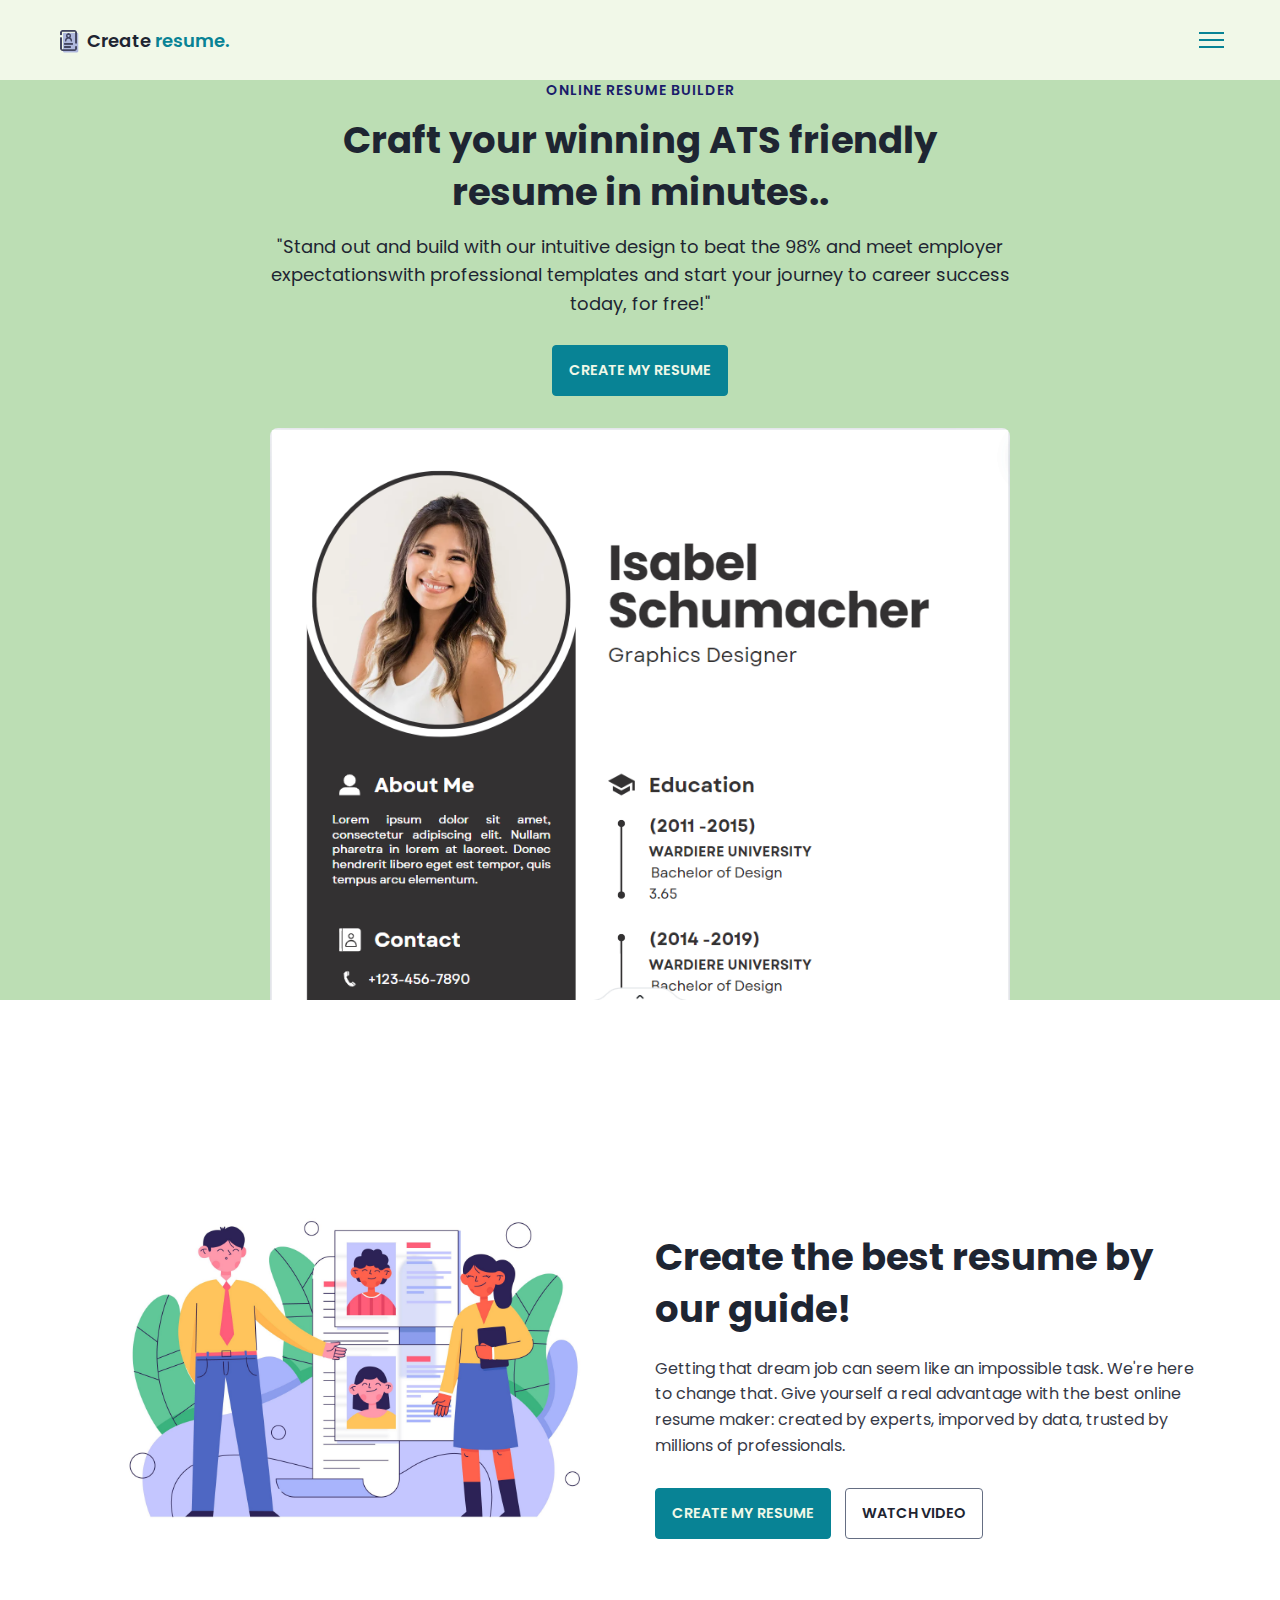
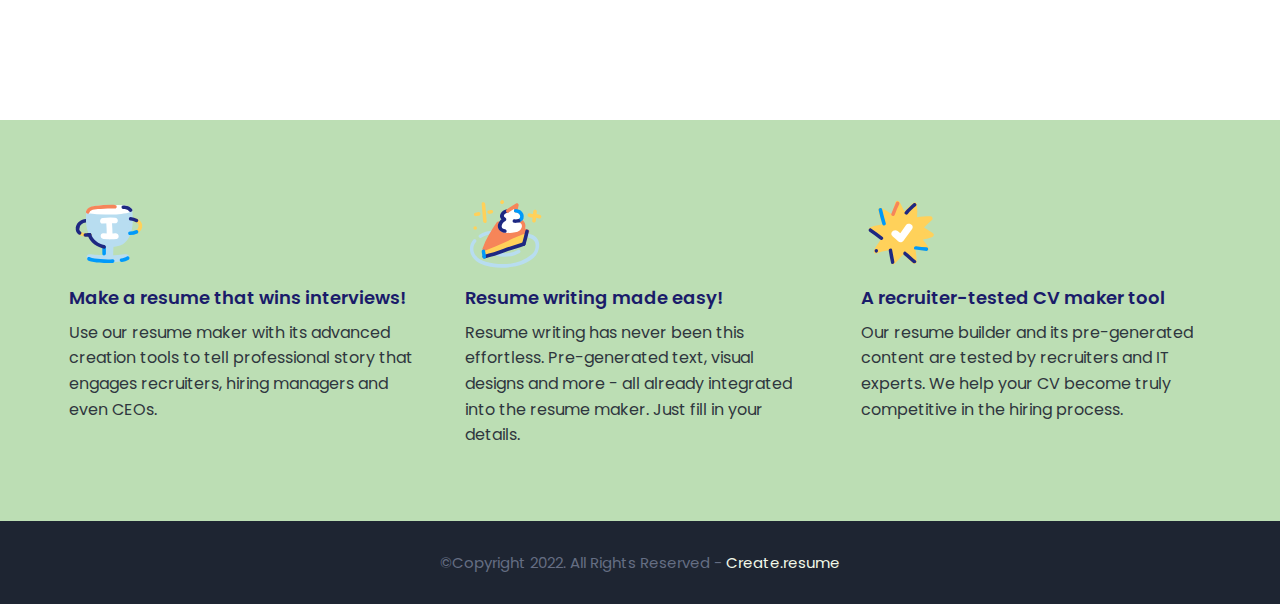
<file: index.html>
<!DOCTYPE html>
<html>
    <head>
        <meta charset="utf-8">
        <meta http-equiv="X-UA-Compatible" content="IE=edge">
        <title>Home Page</title>
        <meta name="description" content="">
        <meta name="viewport" content="width=device-width, initial-scale=1">
        <link rel="stylesheet" href="main.css">
    </head>
    <body>

        <nav class = "navbar bg-white">
            <div class="container">
                <div class = "navbar-content">
                    <div class = "brand-and-toggler">
                        <a href = "index.html" class = "navbar-brand">
                            <img src = "curriculum-vitae.png" alt = "" class = "navbar-brand-icon">
                            <span class = "navbar-brand-text">Create <span>resume.</span>
                        </a>
                        <button type = "button" class = "navbar-toggler-btn">
                            <div class = "bars">
                                <div class = "bar"></div>
                                <div class = "bar"></div>
                                <div class = "bar"></div>
                            </div>
                        </button>
                    </div>
                </div>
            </div>
        </nav>

        <header class = "header bg-bright" id = "header">
            <div class = "container">
                <div class = "header-content text-center">
                    <h6 class = "text-uppercase text-blue-dark fs-14 fw-6 ls-1">online resume builder</h6>
                    <h1 class = "lg-title">Craft your winning ATS friendly resume in minutes..</h1>
                    <p class = "text-dark fs-18">"Stand out and build with our intuitive design to beat the 98% and meet employer expectationswith professional templates and start your journey to career success today, for free!"</p>
                    <a href = "resume.html" class = "btn btn-primary text-uppercase">create my resume</a>
                    <img src = "minimalist-cv.png">
                </div>
            </div>
        </header>

        <div class="section-one">
            <div class="container">
                <div class = "section-one-content">
                    <div class="section-one-l">
                        <img src = "4163666.jpg">
                    </div>
                    <div class = "section-one-r text-center">
                        <h2 class = "lg-title">Create the best resume by our guide!</h2>
                        <p class = "text">Getting that dream job can seem like an impossible task. We're here to change that. Give yourself a real advantage with the best online resume maker: created by experts, imporved by data, trusted by millions of professionals.</p>
                        <div class = "btn-group">
                            <a href = "resume.html" class = "btn btn-primary text-uppercase">create my resume</a>
                            <a href = "#" class = "btn btn-secondary text-uppercase">watch video</a>
                        </div>
                    </div>
                </div>
            </div>
        </div>

        <div class = "section-two bg-bright">
            <div class="container">
                <div class="section-two-content">
                    <div class = "section-items">
                        <div class = "section-item">
                            <div class = "section-item-icon">
                                <img src = "feature-1-edf4481d69166ac81917d1e40e6597c8d61aa970ad44367ce78049bf830fbda5.svg" alt = "">
                            </div>
                            <h5 class = "section-item-title">Make a resume that wins interviews!</h5>
                            <p class = "text">Use our resume maker with its advanced creation tools to tell professional story that engages recruiters, hiring managers and even CEOs.</p>
                        </div>

                        <div class = "section-item">
                            <div class = "section-item-icon">
                                <img src = "feature-2-a7a471bd973c02a55d1b3f8aff578cd3c9a4c5ac4fc74423d94ecc04aef3492b.svg" alt = "">
                            </div>
                            <h5 class = "section-item-title">Resume writing made easy!</h5>
                            <p class = "text">Resume writing has never been this effortless. Pre-generated text, visual designs and more - all already integrated into the resume maker. Just fill in your details.</p>
                        </div>

                        <div class = "section-item">
                            <div class = "section-item-icon">
                                <img src = "feature-3-4e87a82f83e260488c36f8105e26f439fdc3ee5009372bb5e12d9421f32eabdd.svg" alt = "">
                            </div>
                            <h5 class = "section-item-title">A recruiter-tested CV maker tool</h5>
                            <p class = "text">Our resume builder and its pre-generated content are tested by recruiters and IT experts. We help your CV become truly competitive in the hiring process.</p>
                        </div>
                    </div>
                </div>
            </div>
        </div>

        <footer class = "footer bg-dark">
            <div class="container">
                <div class = "footer-content text-center">
                    <p class="fs-15">&copy;Copyright 2022. All Rights Reserved - <span>Create.resume</span></p>
                </div>
            </div>
        </footer>
        
    </body>
</html>
</file>
<file: main.css>
@import url('https://fonts.googleapis.com/css2?family=Manrope:wght@200;300;400;500;600;700;800&family=Poppins:ital,wght@0,100;0,200;0,300;0,400;0,500;0,600;0,700;0,800;0,900;1,100;1,200;1,300;1,400;1,500;1,600;1,700;1,800;1,900&display=swap');

:root{
    --clr-blue: #088395;
    --clr-blue-mid: #1170CD;
    --clr-blue-dark: #1A1C6A;
    --clr-white: #F1F8E8;
    --clr-bright: #bcdeb4;
    --clr-dark: #1e2532;
    --clr-black: #000;
    --clr-grey: #656e83;
    --clr-green: #084C41;
    --font-poppins: 'Poppins', sans-serif;
    --font-manrope: 'Manrope', sans-serif;;
    --transition: all 300ms ease-in-out;
}

*{
    padding: 0;
    margin: 0;
    box-sizing: border-box;
}

html{
    font-size: 10px;
}

body{
    font-size: 1.6rem;
    font-family: var(--font-poppins);
}

button{
    border: none;
    background-color: transparent;
    outline: 0;
    cursor: pointer;
    font-family: inherit;
}

img{
    width: 100%;
    display: block;
}

a{
    text-decoration: none;
}

/* fonts */
.font-poppins{font-family: var(--font-poppins);}
.font-manrope{font-family: var(--font-manrope);}

/* text colors */
.text-blue{color: var(--clr-blue);}
.text-blue-mid{color: var(--clr-blue-mid);}
.text-blue-dark{color: var(--clr-blue-dark);}
.text-bright{color: var(--clr-bright);}
.text-dark{color: var(--clr-dark);}
.text-grey{color: var(--clr-grey);}
.text-white{color: var(--clr-white);}

/* backgrounds */
.bg-blue{background-color: var(--clr-blue);}
.bg-blue-mid{background-color: var(--clr-blue-mid);}
.bg-blue-dark{background-color: var(--clr-blue-dark);}
.bg-bright{background-color: var(--clr-bright);}
.bg-dark{background-color: var(--clr-dark);}
.bg-grey{background-color: var(--clr-grey);}
.bg-white{background-color: var(--clr-white);}
.bg-black{background-color: var(--clr-black);}
.bg-green{background-color: var(--clr-green);}

.text-center{ text-align: center;}
.text-left{text-align: left;}
.text-right{text-align: right;}
.text-uppercase{text-transform: uppercase;}
.text-lowercase{text-transform: lowercase;}
.text-capitalize{text-transform: capitalize;}
.text{
    color: var(--clr-dark);
    opacity: 0.9;
    margin: 2rem 0;
    line-height: 1.6;
}

.fw-2{font-weight: 200;}
.fw-3{font-weight: 300;}
.fw-4{font-weight: 400;}
.fw-5{font-weight: 500;}
.fw-6{font-weight: 600;}
.fw-7{font-weight: 700;}
.fw-8{font-weight: 800;}

.fs-13{font-size: 13px;}
.fs-14{font-size: 14px;}
.fs-15{font-size: 15px;}
.fs-16{font-size: 16px;}
.fs-17{font-size: 17px;}
.fs-18{font-size: 18px;}
.fs-19{font-size: 19px;}
.fs-20{font-size: 20px;}
.fs-21{font-size: 21px;}
.fs-22{font-size: 22px;}
.fs-23{font-size: 23px;}
.fs-24{font-size: 24px;}
.fs-25{font-size: 25px;}

.ls-1{letter-spacing: 1px;}
.ls-2{letter-spacing: 2px;}

.container{
    max-width: 1200px;
    margin: 0 auto;
    padding: 0 1.6rem;
}

/* bars button */
.bars{
    display: flex;
    flex-direction: column;
    justify-content: space-between;
    height: 16.5px;
    width: 25px;
}
.bars .bar{
    width: 100%;
    height: 2px;
    background-color: var(--clr-blue);
    transition: var(--transition);
}

.bars:hover .bar{
    background-color: var(--clr-dark);
}

/* buttons */
.btn{
    font-size: 14.5px;
    font-weight: 600;
    padding: 1.4rem 1.6rem;
    border-radius: 4px;
    display: inline-block;
}

.btn-primary{
    background-color: var(--clr-blue);
    color: var(--clr-white);
    border: 1px solid var(--clr-blue);
    transition: var(--transition);
}

.btn-primary:hover{
    background-color: transparent;
    color: var(--clr-dark);
    border-color: var(--clr-grey);
}

.btn-secondary{
    background-color: transparent;
    color: var(--clr-dark);
    border: 1px solid var(--clr-grey);
    transition: var(--transition);
}

.btn-secondary:hover{
    background-color: var(--clr-blue);
    color: var(--clr-white);
    border-color: var(--clr-blue);
}

.btn-group button:first-child, .btn-group a:first-child{
    margin-right: 1rem!important;
}

/* navbar part */
.navbar{
    height: 80px;
    display: flex;
    align-items: center;
    box-shadow: rgba(0, 0, 0, 0.08) 0px 3px 8px;
}

.navbar .container{
    width: 100%;
}

.navbar-brand{
    display: flex;
    align-items: center;
    justify-content: flex-start;
    font-size: 1.8rem;
}
.navbar-brand-text{
    color: var(--clr-dark);
    font-weight: 600;
}
.navbar-brand-text span{
    color: var(--clr-blue);
}
.navbar-brand-icon{
    width: 25px;
    margin-right: 6px;
    opacity: 0.8;
}
.brand-and-toggler{
    display: flex;
    align-items: center;
    justify-content: space-between;
}
.header{
    min-height: calc(100vh - 80px);
    display: flex;
    flex-direction: column;
    align-items: center;
    justify-content: center;
}
.header-content{
    max-width: 740px;
    margin-right: auto;
    margin-left: auto;
}
.header-content img{
    max-width: 760px;
    border-top-right-radius: 8px;
    border-top-left-radius: 8px;
    margin-top: 3.2rem;
}
.lg-title{
    margin: 1.4rem 0;
    font-size: 37px;
    line-height: 1.4;
    color: var(--clr-dark);
}
.header-content p{
    margin-bottom: 2.6rem;
    line-height: 1.6;
}


/* section one */
.section-one{
    padding: 64px 0;
    min-height: 80vh;
    display: flex;
    align-items: center;
}
.section-one-l img{
    max-width: 545px;
    margin-right: auto;
    margin-left: auto;
}
.section-one-r{
    margin-top: 4rem;
}

.section-one .btn-group{
    margin-top: 2rem;
}
.section-one-r{
    max-width: 545px;
    margin-right: auto;
    margin-left: auto;
}
.section-one-r .btn-group{
    margin-top: 3rem;
}

/* section two */
.section-two{
    padding: 64px 0;
}
.section-two .section-items{
    display: grid;
    gap: 2rem;
}

.section-two .section-item{
    max-width: 350px;
    text-align: center;
    margin-right: auto;
    margin-left: auto;
}
.section-two .section-item-icon{
    margin: 1rem 0;
}
.section-two .section-item-icon img{
    width: 80px;
    margin-right: auto;
    margin-left: auto;
}
.section-two .section-item-title{
    color: var(--clr-blue-dark);
    font-size: 1.8rem;
    font-weight: 600;
}
.section-two .text{
    margin: 0.9rem 0;
}

/* footer */
.footer{
    padding: 3rem 0;
}
.footer-content p{
    color: var(--clr-grey);
}
.footer-content p span{
    color: var(--clr-white);
}

/* media queries */
@media screen and (min-width: 768px){
    .section-two .section-items{
        grid-template-columns: repeat(2, 1fr);
    }
}

@media screen and (min-width: 992px){
    .section-one-content{
        display: grid;
        grid-template-columns: repeat(2, 1fr);
        column-gap: 3rem;
    }
    .section-one-r{
        text-align: left;
    }
    .section-two .section-items{
        grid-template-columns: repeat(3, 1fr);
    }
    .section-two .section-item{
        text-align: left;
    }
    .section-two .section-item-icon img{
        margin-left: 0;
    }
}



/* resume page */
#about-sc{
    padding: 64px 0;
}

.cv-form-row-title{
    background-color: var(--clr-dark);
    padding: 0.8rem 1.6rem;
    margin-bottom: 2rem;
}

.cv-form-row-title h3{
    color: var(--clr-white);
    font-weight: 500;
    text-transform: uppercase;
    letter-spacing: 1.5px;
    font-size: 1.7rem;
}
.cv-form-blk{
    margin: 3rem 0;
}
.cv-form-row{
    padding: 3rem 2rem 0 2rem;
    border: 1px solid rgba(0, 0, 0, 0.08);
    margin-bottom: 1rem;
    position: relative;
}
textarea{
    resize: none;
}
.form-elem{
    margin-bottom: 3rem;
    position: relative;
}
.form-label{
    display: block;
    font-weight: 600;
    font-size: 14px;
    color: var(--clr-dark);
    margin-bottom: 0.5rem;
}
.form-control{
    border-radius: none;
    border: 1px solid rgba(0, 0, 0, 0.1);
    font-size: 14px;
    padding: 0.8rem 1.6rem;
    font-family: inherit;
    width: 100%;
    outline: 0;
    transition: var(--transition);
}

.form-control:focus{
    border-color: rgba(0, 0, 0, 0.3);
}
.form-text{
    color: #ca0b00;
    font-size: 12px;
    position: absolute;
    letter-spacing: 0.5px;
    top: calc(100% + 2px);
    left: 0;
    width: 100%;
}
.cols-3, .cols-2{
    display: grid;
}
.repeater-add-btn{
    width: 25px;
    height: 25px;
    background-color: var(--clr-blue-mid);
    font-size: 1.6rem;
    color: var(--clr-white);
    margin: 1rem 0;
}
.repeater-remove-btn{
    position: absolute;
    top: 10px;
    right: 10px;
    z-index: 999;
    width: 25px;
    height: 25px;
    border-radius: 50%;
    background-color: #ca0b00;
    color: var(--clr-white);
    font-size: 1.6rem;
}

/* preview section */
.preview-cnt{
    border-radius: 5px;
    display: grid;
    grid-template-columns: 32% auto;
    box-shadow: rgba(149, 157, 165, 0.2) 0px 8px 24px;
    overflow: hidden;
}

.preview-cnt-l{
    padding: 3rem 3rem 2rem 3rem;
}
.preview-cnt-r{
    padding: 3rem 3rem 3rem 4rem;
}
.preview-cnt-l .preview-blk:nth-child(1){
    text-align: center;
}
.preview-image{
    width: 120px;
    height: 120px;
    border-radius: 50%;
    overflow: hidden;
    margin-right: auto;
    margin-left: auto;
}
.preview-image img{
    width: 100%;
    height: 100%;
    object-fit: cover;
}
.preview-item-name{
    font-size: 2.4rem;
    font-weight: 600;
    margin: 1.8rem 0;
    position: relative;
}
.preview-item-name::after{
    position: absolute;
    content: "";
    bottom: -10px;
    width: 50px;
    height: 1.5px;
    background-color: rgba(255, 255, 255, 0.5);
    left: 50%;
    transform: translateX(-50%);
}
.preview-blk{
    padding: 1rem 0;
    margin-bottom: 1rem;
}
.preview-blk-title h3{
    text-transform: uppercase;
    letter-spacing: 0.5px;
    border-bottom: 0.5px solid rgba(0, 0, 0, 0.08);
    padding-bottom: 0.5rem;
}
.preview-blk-title{
    margin-bottom: 1rem;
}
.preview-blk-list .preview-item{
    font-size: 1.5rem;
    margin-bottom: 0.2rem;
    opacity: 0.95;
}
.preview-cnt-r .preview-blk-title{
    color: var(--clr-dark);
}
.preview-cnt-r .preview-blk-list .preview-item{
    margin-top: 1.8rem;
}

.achievements-items.preview-blk-list .preview-item span:first-child,
.educations-items.preview-blk-list .preview-item span:first-child,
.experiences-items.preview-blk-list .preview-item span:first-child{
    display: block;
    font-weight: 600;
    margin-bottom: 1rem;
    background-color: rgba(0, 0, 0, 0.03);
}

.educations-items.preview-blk-list .preview-item span:nth-child(2),
.experiences-items.preview-blk-list .preview-item span:nth-child(2){
    font-weight: 600;
    margin-right: 1rem;
}

.educations-items.preview-blk-list .preview-item span:nth-child(3),
.experiences-items.preview-blk-list .preview-item span:nth-child(3){
    font-style: italic;
    margin-right: 1rem;
}

.educations-items.preview-blk-list .preview-item span:nth-child(4),
.educations-items.preview-blk-list .preview-item span:nth-child(5),
.experiences-items.preview-blk-list .preview-item span:nth-child(4),
.experiences-items.preview-blk-list .preview-item span:nth-child(5){
    margin-right: 1rem;
    background-color: var(--clr-green);
    color: var(--clr-white);
    padding: 0 1rem;
    border-radius: 0.6rem;
}

.educations-items.preview-blk-list .preview-item span:nth-child(6),
.experiences-items.preview-blk-list .preview-item span:nth-child(6){
    font-size: 13.5px;
    display: block;
    opacity: 0.8;
    margin-top: 1rem;
}
.projects-items.preview-blk-list .preview-item span{
    display: block;
}

@media screen and (min-width: 768px){
    .cols-3{
        grid-template-columns: repeat(3, 1fr);
        column-gap: 2rem;
    }
    .cols-2{
        grid-template-columns: repeat(2, 1fr);
        column-gap: 2rem;
    }
}

@media screen and (min-width: 992px){
    .cv-form-row{
        padding: 3rem 3rem 0rem 3rem;
    }
    .cols-3{
        grid-template-columns: repeat(3, 1fr);
    }
}

.print-btn-sc{
    margin: 2rem 0 6rem 0;
}

/* print section */
@media print{
    body *{
        visibility: hidden;
    }

    .non_print_area{
        display: none;
    }

    .print_area, .print_area *{
        visibility: visible;
    }

    .print_area{
        width: 100%;
        position: absolute;
        left: 0;
        top: 0;
        overflow: hidden;
    }
}
</file>
